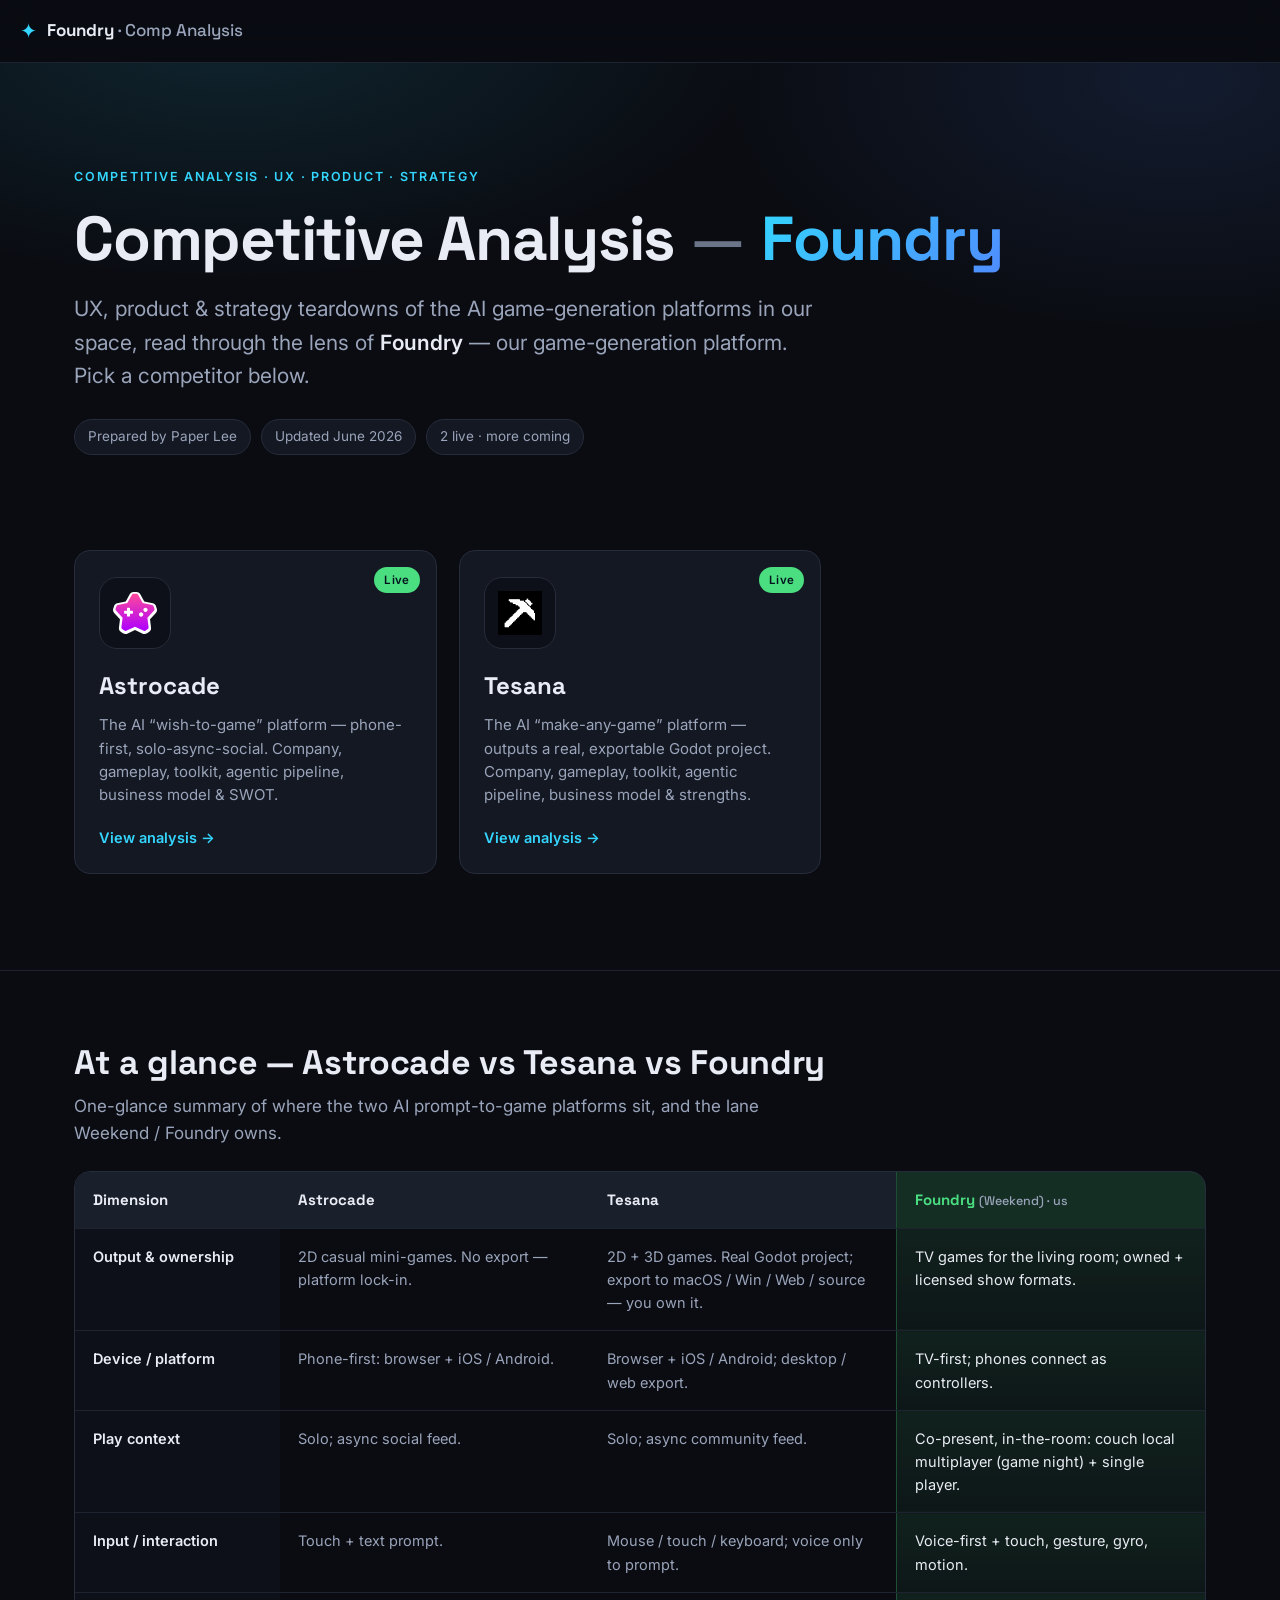
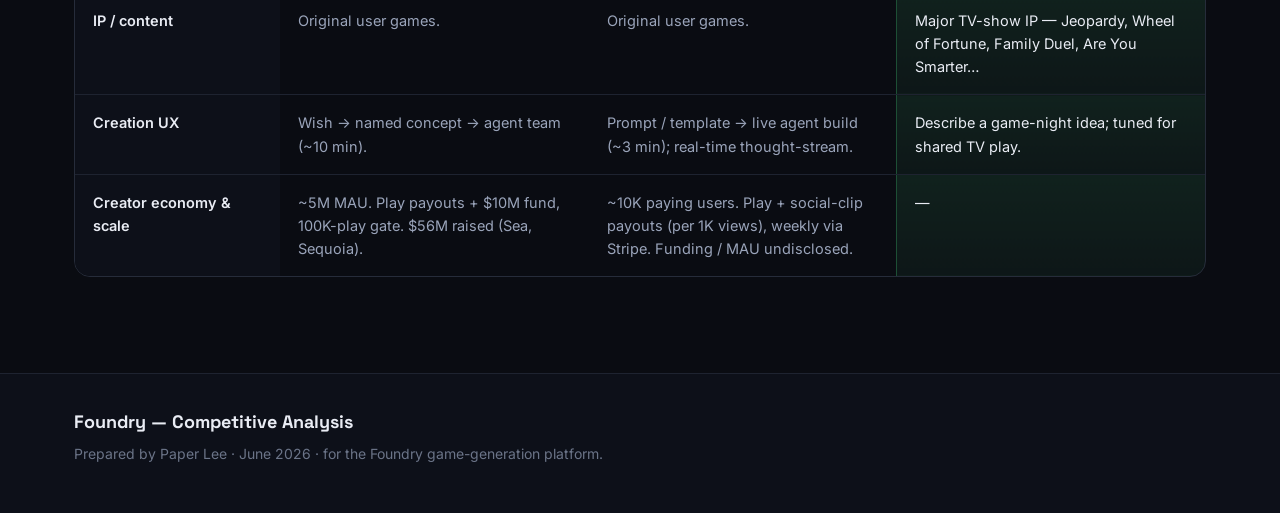
<file: index.html>
<!DOCTYPE html>
<html lang="en">
<head>
<meta charset="UTF-8" />
<meta name="viewport" content="width=device-width, initial-scale=1.0" />
<title>Foundry — Competitive Analysis</title>
<meta name="description" content="Competitive analyses of AI game-generation platforms, prepared for the Foundry game-generation platform." />
<meta name="author" content="Paper Lee" />
<meta property="og:title" content="Foundry — Competitive Analysis" />
<meta property="og:description" content="UX, product & strategy teardowns of AI game-generation platforms, for the Foundry game-generation platform." />
<meta property="og:type" content="website" />
<link rel="preconnect" href="https://fonts.googleapis.com" />
<link rel="preconnect" href="https://fonts.gstatic.com" crossorigin />
<link href="https://fonts.googleapis.com/css2?family=Inter:wght@400;500;600;700&family=Space+Grotesk:wght@500;600;700&display=swap" rel="stylesheet" />
<link rel="stylesheet" href="assets/css/tokens.css" />
<link rel="stylesheet" href="assets/css/base.css" />
<link rel="stylesheet" href="assets/css/landing.css" />
</head>
<body>
<a class="skip-link" href="#analyses">Skip to content</a>

<header class="topbar">
  <div class="topbar__inner">
    <a class="brand" href="./">
      <span class="brand__star" aria-hidden="true">✦</span>
      <span class="brand__text">Foundry <em>· Comp Analysis</em></span>
    </a>
  </div>
</header>

<!-- HERO -->
<section class="hero">
  <div class="wrap">
    <p class="eyebrow">Competitive analysis · UX · product · strategy</p>
    <h1>Competitive Analysis<span class="hero__dash">—</span><span class="hero__name">Foundry</span></h1>
    <p class="hero__lead">UX, product &amp; strategy teardowns of the AI game-generation platforms in our space,
      read through the lens of <strong>Foundry</strong> — our game-generation platform. Pick a competitor below.</p>
    <ul class="meta-chips">
      <li>Prepared by Paper Lee</li>
      <li>Updated June 2026</li>
      <li>2 live · more coming</li>
    </ul>
  </div>
</section>

<!-- ANALYSES -->
<main>
<section id="analyses" class="section">
  <div class="wrap">
    <ul class="tiles">

      <li>
        <a class="tile" href="astrocade/">
          <span class="tile__badge tile__badge--live">Live</span>
          <span class="tile__logo">
            <img src="assets/logos/astrocade.svg" alt="Astrocade logo" width="44" height="44" />
          </span>
          <span class="tile__name">Astrocade</span>
          <span class="tile__desc">The AI “wish-to-game” platform — phone-first, solo-async-social. Company, gameplay, toolkit, agentic pipeline, business model &amp; SWOT.</span>
          <span class="tile__go">View analysis →</span>
        </a>
      </li>

      <li>
        <a class="tile" href="tesana/">
          <span class="tile__badge tile__badge--live">Live</span>
          <span class="tile__logo">
            <img class="tile__logo-img--invert" src="assets/logos/tesana.png" alt="Tesana logo" width="44" height="44" />
          </span>
          <span class="tile__name">Tesana</span>
          <span class="tile__desc">The AI “make-any-game” platform — outputs a real, exportable Godot project. Company, gameplay, toolkit, agentic pipeline, business model &amp; strengths.</span>
          <span class="tile__go">View analysis →</span>
        </a>
      </li>

    </ul>
  </div>
</section>

<!-- AT A GLANCE — 3-WAY COMPARISON -->
<section id="compare" class="section section--compare">
  <div class="wrap">
    <header class="compare__head">
      <h2>At a glance — Astrocade vs Tesana vs Foundry</h2>
      <p>One-glance summary of where the two AI prompt-to-game platforms sit, and the lane Weekend / Foundry owns.</p>
    </header>

    <div class="cmp-scroll" role="region" aria-label="Three-way comparison table" tabindex="0">
      <table class="cmp">
        <thead>
          <tr>
            <th scope="col">Dimension</th>
            <th scope="col">Astrocade</th>
            <th scope="col">Tesana</th>
            <th scope="col" class="cmp__us">Foundry <span>(Weekend) · us</span></th>
          </tr>
        </thead>
        <tbody>
          <tr>
            <th scope="row">Output &amp; ownership</th>
            <td>2D casual mini-games. No export — platform lock-in.</td>
            <td>2D + 3D games. Real Godot project; export to macOS / Win / Web / source — you own it.</td>
            <td class="cmp__us">TV games for the living room; owned + licensed show formats.</td>
          </tr>
          <tr>
            <th scope="row">Device / platform</th>
            <td>Phone-first: browser + iOS / Android.</td>
            <td>Browser + iOS / Android; desktop / web export.</td>
            <td class="cmp__us">TV-first; phones connect as controllers.</td>
          </tr>
          <tr>
            <th scope="row">Play context</th>
            <td>Solo; async social feed.</td>
            <td>Solo; async community feed.</td>
            <td class="cmp__us">Co-present, in-the-room: couch local multiplayer (game night) + single player.</td>
          </tr>
          <tr>
            <th scope="row">Input / interaction</th>
            <td>Touch + text prompt.</td>
            <td>Mouse / touch / keyboard; voice only to prompt.</td>
            <td class="cmp__us">Voice-first + touch, gesture, gyro, motion.</td>
          </tr>
          <tr>
            <th scope="row">IP / content</th>
            <td>Original user games.</td>
            <td>Original user games.</td>
            <td class="cmp__us">Major TV-show IP — Jeopardy, Wheel of Fortune, Family Duel, Are You Smarter…</td>
          </tr>
          <tr>
            <th scope="row">Creation UX</th>
            <td>Wish → named concept → agent team (~10 min).</td>
            <td>Prompt / template → live agent build (~3 min); real-time thought-stream.</td>
            <td class="cmp__us">Describe a game-night idea; tuned for shared TV play.</td>
          </tr>
          <tr>
            <th scope="row">Creator economy &amp; scale</th>
            <td>~5M MAU. Play payouts + $10M fund, 100K-play gate. $56M raised (Sea, Sequoia).</td>
            <td>~10K paying users. Play + social-clip payouts (per 1K views), weekly via Stripe. Funding / MAU undisclosed.</td>
            <td class="cmp__us">—</td>
          </tr>
        </tbody>
      </table>
    </div>
  </div>
</section>
</main>

<footer class="footer">
  <div class="wrap">
    <p class="footer__title">Foundry — Competitive Analysis</p>
    <p class="footer__meta">Prepared by Paper Lee · June 2026 · for the Foundry game-generation platform.</p>
  </div>
</footer>

</body>
</html>
</file>
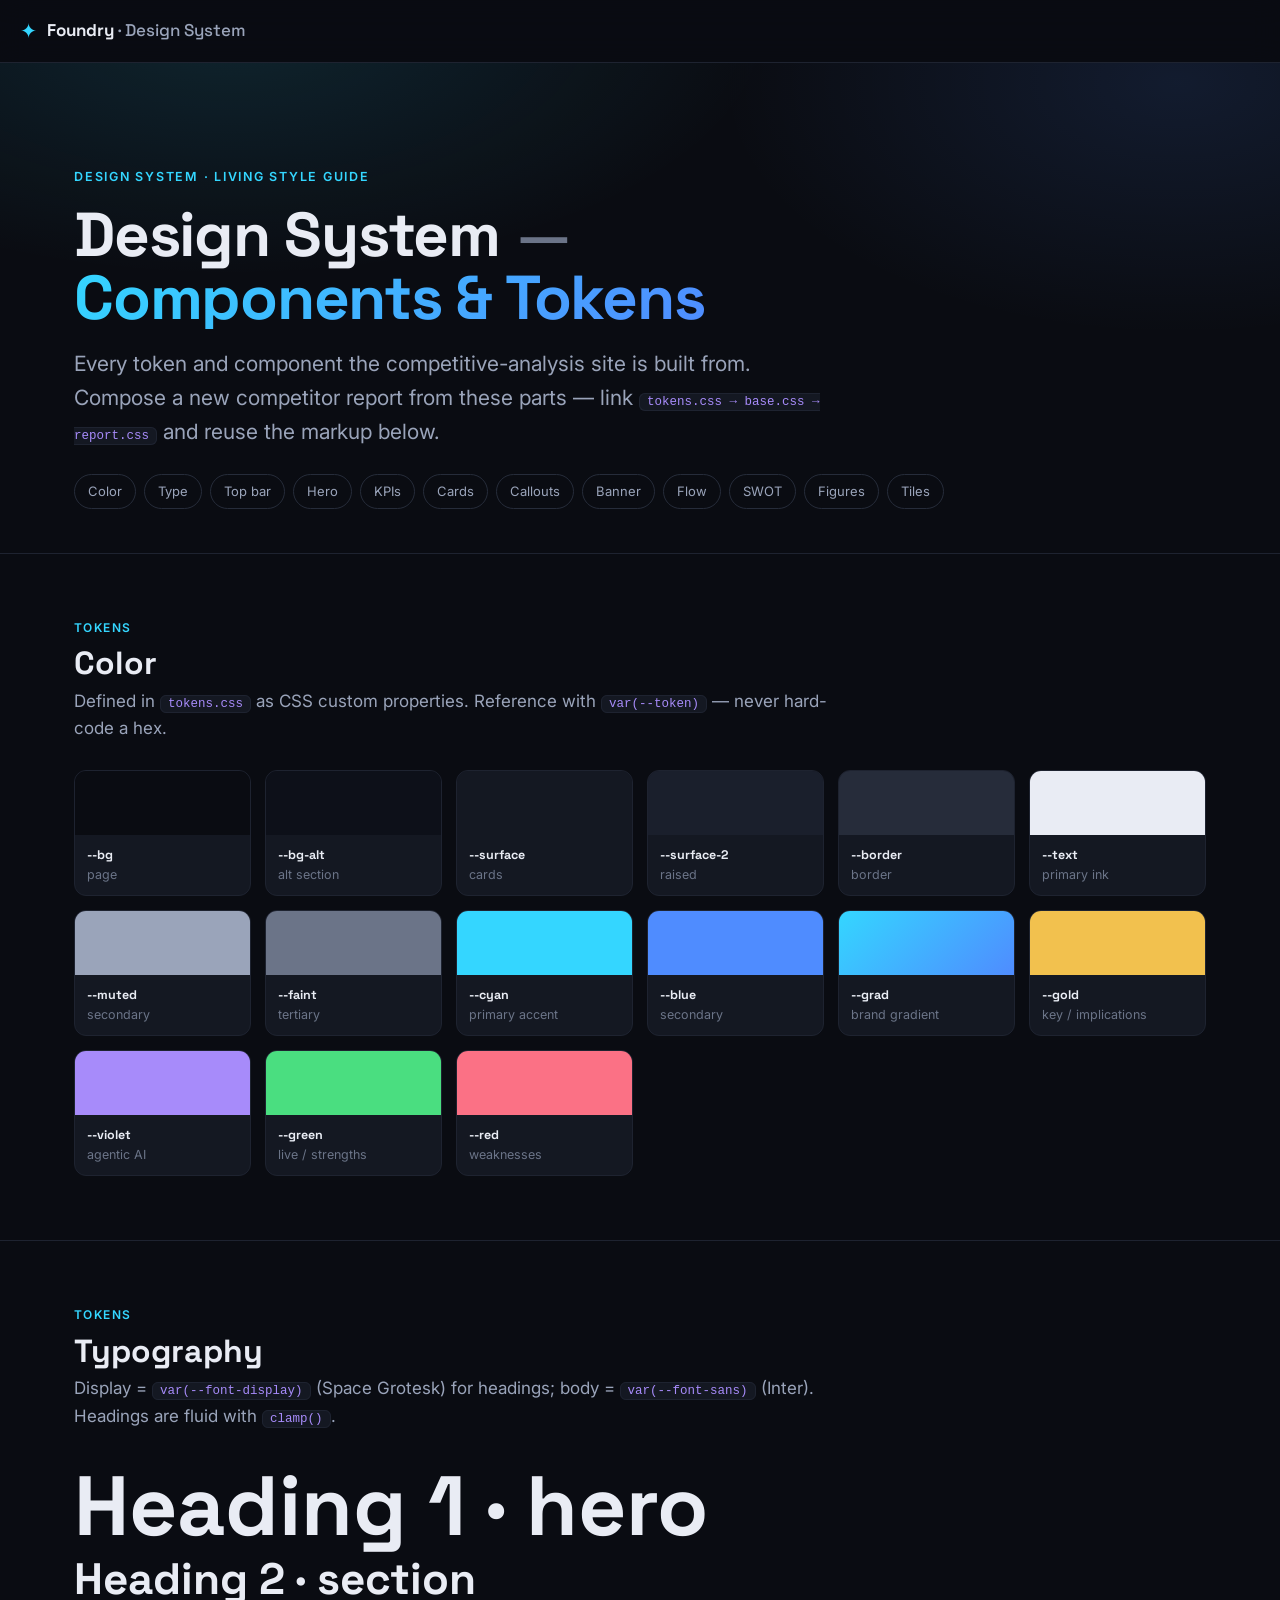
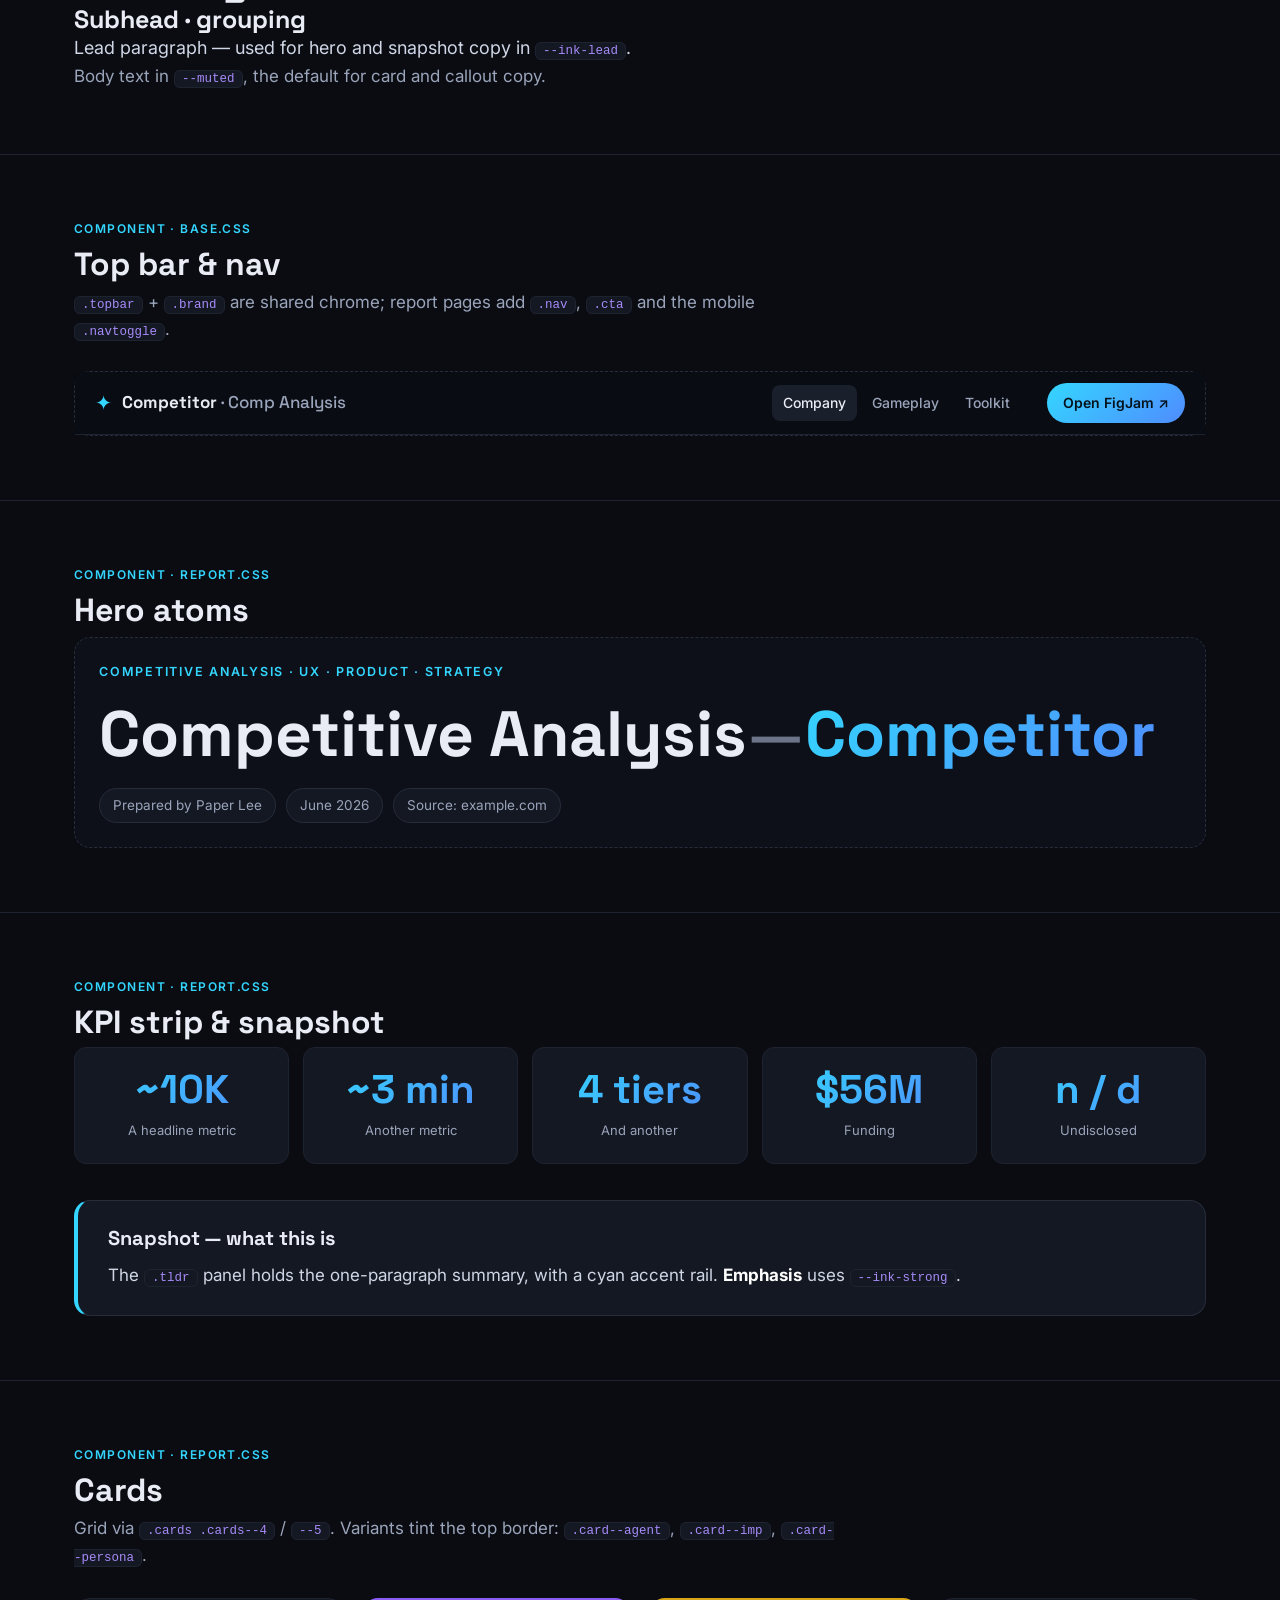
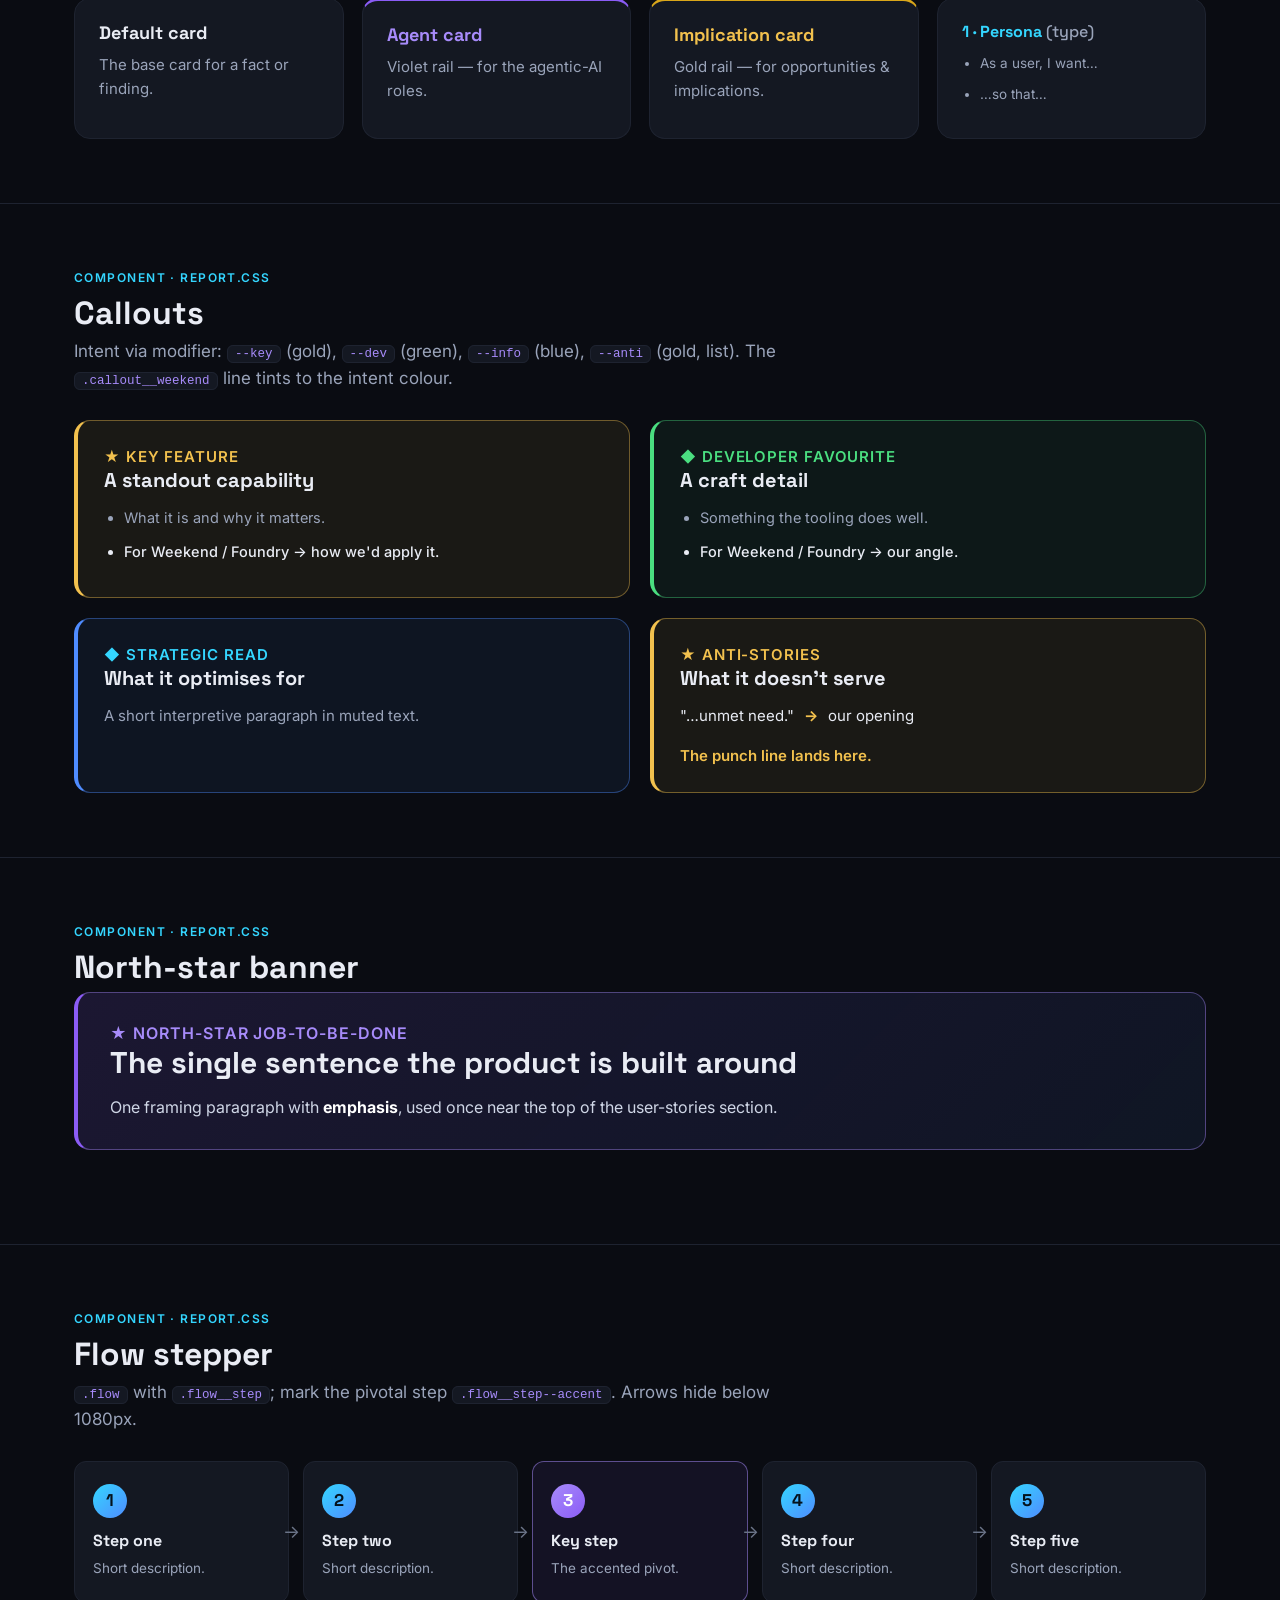
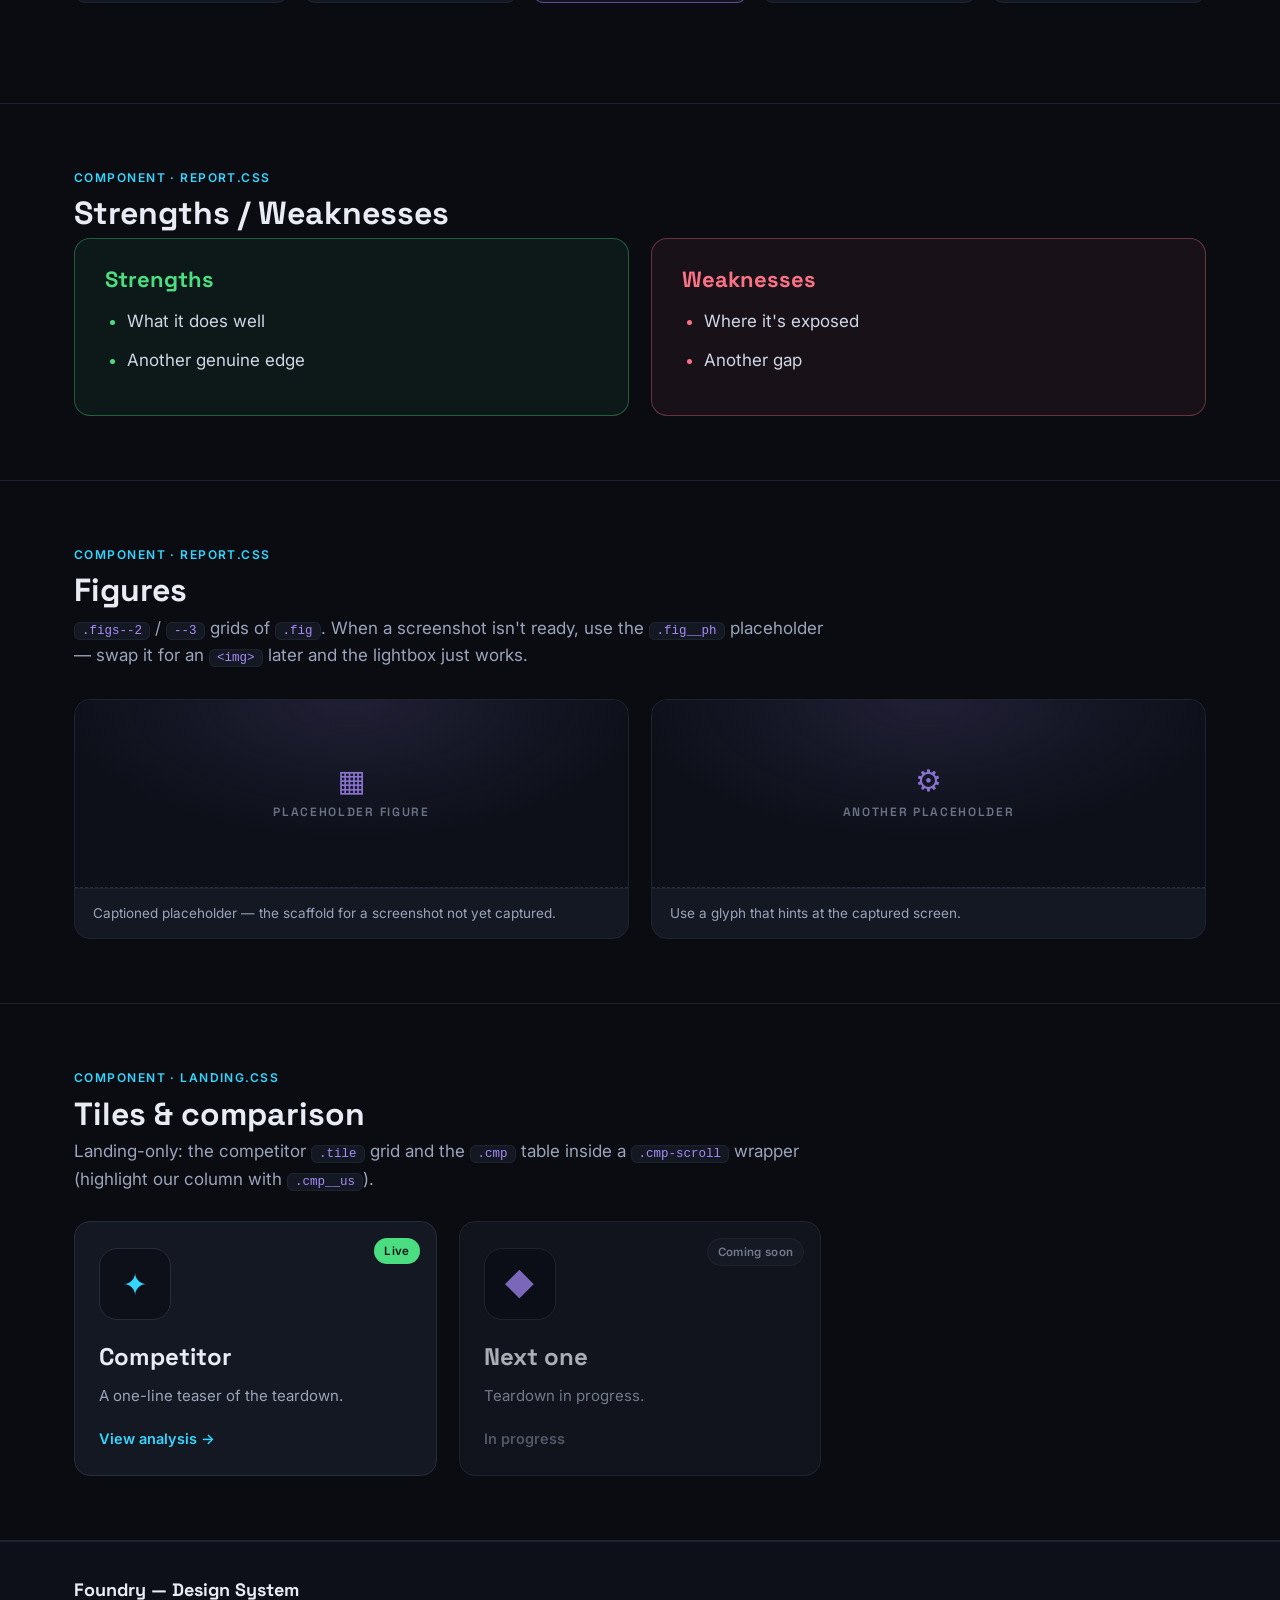
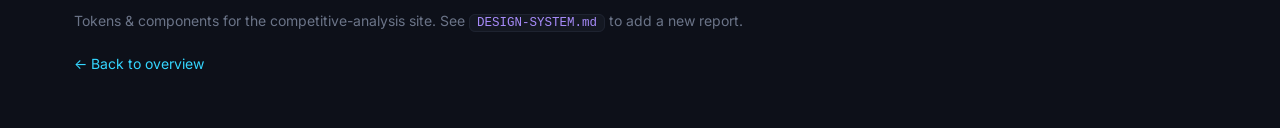
<file: styleguide/index.html>
<!DOCTYPE html>
<html lang="en">
<head>
<meta charset="UTF-8" />
<meta name="viewport" content="width=device-width, initial-scale=1.0" />
<title>Design System — Foundry Competitive Analysis</title>
<meta name="description" content="Living style guide: design tokens and reusable components for the Foundry competitive-analysis site." />
<link rel="preconnect" href="https://fonts.googleapis.com" />
<link rel="preconnect" href="https://fonts.gstatic.com" crossorigin />
<link href="https://fonts.googleapis.com/css2?family=Inter:wght@400;500;600;700&family=Space+Grotesk:wght@500;600;700&display=swap" rel="stylesheet" />
<!-- The system itself — same files every page links -->
<link rel="stylesheet" href="../assets/css/tokens.css" />
<link rel="stylesheet" href="../assets/css/base.css" />
<link rel="stylesheet" href="../assets/css/report.css" />
<link rel="stylesheet" href="../assets/css/landing.css" />
<style>
  /* Guide-only scaffolding (not part of the design system) */
  .sg-section { padding: clamp(36px, 5vw, 64px) 0; border-bottom: 1px solid var(--border-soft); }
  .sg-section > .wrap > h2 { font-size: clamp(22px, 3vw, 32px); margin: 0 0 6px; }
  .sg-kicker { color: var(--cyan); font-weight: 600; text-transform: uppercase; letter-spacing: .12em; font-size: 12px; margin: 0 0 8px; }
  .sg-note { color: var(--muted); margin: 0 0 28px; max-width: 760px; }
  .sg-swatches { display: grid; grid-template-columns: repeat(auto-fill, minmax(160px, 1fr)); gap: 14px; }
  .sg-swatch { border: 1px solid var(--border-soft); border-radius: var(--radius-sm); overflow: hidden; background: var(--surface); }
  .sg-swatch__chip { height: 64px; }
  .sg-swatch__meta { padding: 10px 12px; font-size: 12.5px; }
  .sg-swatch__meta b { font-family: var(--font-display); display: block; }
  .sg-swatch__meta span { color: var(--faint); }
  .sg-type > * { margin: 0 0 10px; }
  .sg-row { display: grid; gap: 18px; margin-top: 8px; }
  .sg-demo { background: var(--bg-alt); border: 1px dashed var(--border); border-radius: var(--radius); padding: 24px; margin-top: 8px; }
  code.sg-tag { font-family: ui-monospace, SFMono-Regular, Menlo, monospace; font-size: 12.5px; color: var(--violet); background: var(--surface); border: 1px solid var(--border-soft); border-radius: 6px; padding: 1px 7px; }
  .sg-toc { display: flex; flex-wrap: wrap; gap: 8px; }
  .sg-toc a { font-size: 13px; color: var(--muted); border: 1px solid var(--border); border-radius: 999px; padding: 6px 13px; }
  .sg-toc a:hover { color: var(--text); background: var(--surface-2); }
</style>
</head>
<body>
<a class="skip-link" href="#tokens">Skip to content</a>

<header class="topbar">
  <div class="topbar__inner">
    <a class="brand" href="../">
      <span class="brand__star" aria-hidden="true">✦</span>
      <span class="brand__text">Foundry <em>· Design System</em></span>
    </a>
  </div>
</header>

<section class="hero">
  <div class="wrap">
    <p class="eyebrow">Design system · living style guide</p>
    <h1>Design System<span class="hero__dash">—</span><span class="hero__name">Components &amp; Tokens</span></h1>
    <p class="hero__lead">Every token and component the competitive-analysis site is built from. Compose a new
      competitor report from these parts — link <code class="sg-tag">tokens.css → base.css → report.css</code> and reuse the markup below.</p>
    <nav class="sg-toc" aria-label="Sections">
      <a href="#tokens">Color</a><a href="#type">Type</a><a href="#chrome">Top bar</a>
      <a href="#hero">Hero</a><a href="#kpis">KPIs</a><a href="#cards">Cards</a>
      <a href="#callouts">Callouts</a><a href="#banner">Banner</a><a href="#flow">Flow</a>
      <a href="#swot">SWOT</a><a href="#figs">Figures</a><a href="#tiles">Tiles</a>
    </nav>
  </div>
</section>

<main>

<!-- COLOR -->
<section id="tokens" class="sg-section">
  <div class="wrap">
    <p class="sg-kicker">Tokens</p>
    <h2>Color</h2>
    <p class="sg-note">Defined in <code class="sg-tag">tokens.css</code> as CSS custom properties. Reference with <code class="sg-tag">var(--token)</code> — never hard-code a hex.</p>
    <div class="sg-swatches">
      <div class="sg-swatch"><div class="sg-swatch__chip" style="background:var(--bg)"></div><div class="sg-swatch__meta"><b>--bg</b><span>page</span></div></div>
      <div class="sg-swatch"><div class="sg-swatch__chip" style="background:var(--bg-alt)"></div><div class="sg-swatch__meta"><b>--bg-alt</b><span>alt section</span></div></div>
      <div class="sg-swatch"><div class="sg-swatch__chip" style="background:var(--surface)"></div><div class="sg-swatch__meta"><b>--surface</b><span>cards</span></div></div>
      <div class="sg-swatch"><div class="sg-swatch__chip" style="background:var(--surface-2)"></div><div class="sg-swatch__meta"><b>--surface-2</b><span>raised</span></div></div>
      <div class="sg-swatch"><div class="sg-swatch__chip" style="background:var(--border)"></div><div class="sg-swatch__meta"><b>--border</b><span>border</span></div></div>
      <div class="sg-swatch"><div class="sg-swatch__chip" style="background:var(--text)"></div><div class="sg-swatch__meta"><b>--text</b><span>primary ink</span></div></div>
      <div class="sg-swatch"><div class="sg-swatch__chip" style="background:var(--muted)"></div><div class="sg-swatch__meta"><b>--muted</b><span>secondary</span></div></div>
      <div class="sg-swatch"><div class="sg-swatch__chip" style="background:var(--faint)"></div><div class="sg-swatch__meta"><b>--faint</b><span>tertiary</span></div></div>
      <div class="sg-swatch"><div class="sg-swatch__chip" style="background:var(--cyan)"></div><div class="sg-swatch__meta"><b>--cyan</b><span>primary accent</span></div></div>
      <div class="sg-swatch"><div class="sg-swatch__chip" style="background:var(--blue)"></div><div class="sg-swatch__meta"><b>--blue</b><span>secondary</span></div></div>
      <div class="sg-swatch"><div class="sg-swatch__chip" style="background:var(--grad)"></div><div class="sg-swatch__meta"><b>--grad</b><span>brand gradient</span></div></div>
      <div class="sg-swatch"><div class="sg-swatch__chip" style="background:var(--gold)"></div><div class="sg-swatch__meta"><b>--gold</b><span>key / implications</span></div></div>
      <div class="sg-swatch"><div class="sg-swatch__chip" style="background:var(--violet)"></div><div class="sg-swatch__meta"><b>--violet</b><span>agentic AI</span></div></div>
      <div class="sg-swatch"><div class="sg-swatch__chip" style="background:var(--green)"></div><div class="sg-swatch__meta"><b>--green</b><span>live / strengths</span></div></div>
      <div class="sg-swatch"><div class="sg-swatch__chip" style="background:var(--red)"></div><div class="sg-swatch__meta"><b>--red</b><span>weaknesses</span></div></div>
    </div>
  </div>
</section>

<!-- TYPE -->
<section id="type" class="sg-section">
  <div class="wrap">
    <p class="sg-kicker">Tokens</p>
    <h2>Typography</h2>
    <p class="sg-note">Display = <code class="sg-tag">var(--font-display)</code> (Space Grotesk) for headings; body = <code class="sg-tag">var(--font-sans)</code> (Inter). Headings are fluid with <code class="sg-tag">clamp()</code>.</p>
    <div class="sg-type">
      <h1 style="font-size:clamp(38px,8vw,84px);margin:0">Heading 1 · hero</h1>
      <h2 style="font-size:clamp(27px,4.4vw,44px);margin:0">Heading 2 · section</h2>
      <h3 class="subhead" style="margin:0">Subhead · grouping</h3>
      <p style="font-size:18px;color:var(--ink-lead);margin:0">Lead paragraph — used for hero and snapshot copy in <code class="sg-tag">--ink-lead</code>.</p>
      <p style="color:var(--muted);margin:0">Body text in <code class="sg-tag">--muted</code>, the default for card and callout copy.</p>
    </div>
  </div>
</section>

<!-- TOP BAR -->
<section id="chrome" class="sg-section">
  <div class="wrap">
    <p class="sg-kicker">Component · base.css</p>
    <h2>Top bar &amp; nav</h2>
    <p class="sg-note"><code class="sg-tag">.topbar</code> + <code class="sg-tag">.brand</code> are shared chrome; report pages add <code class="sg-tag">.nav</code>, <code class="sg-tag">.cta</code> and the mobile <code class="sg-tag">.navtoggle</code>.</p>
    <div class="sg-demo" style="padding:0">
      <div class="topbar" style="position:static">
        <div class="topbar__inner">
          <a class="brand" href="#chrome"><span class="brand__star">✦</span><span class="brand__text">Competitor <em>· Comp Analysis</em></span></a>
          <nav class="nav"><a class="is-active" href="#chrome">Company</a><a href="#chrome">Gameplay</a><a href="#chrome">Toolkit</a></nav>
          <a class="cta" href="#chrome">Open FigJam ↗</a>
        </div>
      </div>
    </div>
  </div>
</section>

<!-- HERO -->
<section id="hero" class="sg-section">
  <div class="wrap">
    <p class="sg-kicker">Component · report.css</p>
    <h2>Hero atoms</h2>
    <div class="sg-demo">
      <p class="eyebrow">Competitive analysis · UX · product · strategy</p>
      <h1 class="hero" style="font-size:clamp(38px,8vw,64px);margin:0 0 16px;padding:0;background:none;border:0">Competitive Analysis<span class="hero__dash">—</span><span class="hero__name">Competitor</span></h1>
      <ul class="meta-chips"><li>Prepared by Paper Lee</li><li>June 2026</li><li>Source: example.com</li></ul>
    </div>
  </div>
</section>

<!-- KPIs -->
<section id="kpis" class="sg-section">
  <div class="wrap">
    <p class="sg-kicker">Component · report.css</p>
    <h2>KPI strip &amp; snapshot</h2>
    <div class="kpis">
      <div class="kpi"><span class="kpi__num">~10K</span><span class="kpi__lab">A headline metric</span></div>
      <div class="kpi"><span class="kpi__num">~3 min</span><span class="kpi__lab">Another metric</span></div>
      <div class="kpi"><span class="kpi__num">4 tiers</span><span class="kpi__lab">And another</span></div>
      <div class="kpi"><span class="kpi__num">$56M</span><span class="kpi__lab">Funding</span></div>
      <div class="kpi"><span class="kpi__num">n / d</span><span class="kpi__lab">Undisclosed</span></div>
    </div>
    <div class="tldr" style="margin-top:18px"><h2>Snapshot — what this is</h2><p>The <code class="sg-tag">.tldr</code> panel holds the one-paragraph summary, with a cyan accent rail. <strong>Emphasis</strong> uses <code class="sg-tag">--ink-strong</code>.</p></div>
  </div>
</section>

<!-- CARDS -->
<section id="cards" class="sg-section">
  <div class="wrap">
    <p class="sg-kicker">Component · report.css</p>
    <h2>Cards</h2>
    <p class="sg-note">Grid via <code class="sg-tag">.cards .cards--4</code> / <code class="sg-tag">--5</code>. Variants tint the top border: <code class="sg-tag">.card--agent</code>, <code class="sg-tag">.card--imp</code>, <code class="sg-tag">.card--persona</code>.</p>
    <div class="cards cards--4">
      <article class="card"><h3>Default card</h3><p>The base card for a fact or finding.</p></article>
      <article class="card card--agent"><h3>Agent card</h3><p>Violet rail — for the agentic-AI roles.</p></article>
      <article class="card card--imp"><h3>Implication card</h3><p>Gold rail — for opportunities &amp; implications.</p></article>
      <article class="card card--persona"><h3>1 · Persona <span>(type)</span></h3><ul><li>As a user, I want…</li><li>…so that…</li></ul></article>
    </div>
  </div>
</section>

<!-- CALLOUTS -->
<section id="callouts" class="sg-section">
  <div class="wrap">
    <p class="sg-kicker">Component · report.css</p>
    <h2>Callouts</h2>
    <p class="sg-note">Intent via modifier: <code class="sg-tag">--key</code> (gold), <code class="sg-tag">--dev</code> (green), <code class="sg-tag">--info</code> (blue), <code class="sg-tag">--anti</code> (gold, list). The <code class="sg-tag">.callout__weekend</code> line tints to the intent colour.</p>
    <div class="callouts callouts--2">
      <aside class="callout callout--key"><p class="callout__kick">★ Key feature</p><h4>A standout capability</h4><ul><li>What it is and why it matters.</li><li class="callout__weekend">For Weekend / Foundry → how we'd apply it.</li></ul></aside>
      <aside class="callout callout--dev"><p class="callout__kick">◆ Developer favourite</p><h4>A craft detail</h4><ul><li>Something the tooling does well.</li><li class="callout__weekend">For Weekend / Foundry → our angle.</li></ul></aside>
      <aside class="callout callout--info"><p class="callout__kick">◆ Strategic read</p><h4>What it optimises for</h4><p>A short interpretive paragraph in muted text.</p></aside>
      <aside class="callout callout--anti"><p class="callout__kick">★ Anti-stories</p><h4>What it doesn't serve</h4><ul><li>"…unmet need." <span class="arrow">→</span> our opening</li></ul><p class="callout__punch">The punch line lands here.</p></aside>
    </div>
  </div>
</section>

<!-- BANNER -->
<section id="banner" class="sg-section">
  <div class="wrap">
    <p class="sg-kicker">Component · report.css</p>
    <h2>North-star banner</h2>
    <div class="banner--northstar"><p class="callout__kick">★ North-star job-to-be-done</p><h3>The single sentence the product is built around</h3><p>One framing paragraph with <strong>emphasis</strong>, used once near the top of the user-stories section.</p></div>
  </div>
</section>

<!-- FLOW -->
<section id="flow" class="sg-section">
  <div class="wrap">
    <p class="sg-kicker">Component · report.css</p>
    <h2>Flow stepper</h2>
    <p class="sg-note"><code class="sg-tag">.flow</code> with <code class="sg-tag">.flow__step</code>; mark the pivotal step <code class="sg-tag">.flow__step--accent</code>. Arrows hide below 1080px.</p>
    <ol class="flow">
      <li class="flow__step"><span class="flow__n">1</span><h4>Step one</h4><p>Short description.</p></li>
      <li class="flow__step"><span class="flow__n">2</span><h4>Step two</h4><p>Short description.</p></li>
      <li class="flow__step flow__step--accent"><span class="flow__n">3</span><h4>Key step</h4><p>The accented pivot.</p></li>
      <li class="flow__step"><span class="flow__n">4</span><h4>Step four</h4><p>Short description.</p></li>
      <li class="flow__step"><span class="flow__n">5</span><h4>Step five</h4><p>Short description.</p></li>
    </ol>
  </div>
</section>

<!-- SWOT -->
<section id="swot" class="sg-section">
  <div class="wrap">
    <p class="sg-kicker">Component · report.css</p>
    <h2>Strengths / Weaknesses</h2>
    <div class="swot">
      <div class="swot__col swot__col--pos"><h3>Strengths</h3><ul><li>What it does well</li><li>Another genuine edge</li></ul></div>
      <div class="swot__col swot__col--neg"><h3>Weaknesses</h3><ul><li>Where it's exposed</li><li>Another gap</li></ul></div>
    </div>
  </div>
</section>

<!-- FIGURES -->
<section id="figs" class="sg-section">
  <div class="wrap">
    <p class="sg-kicker">Component · report.css</p>
    <h2>Figures</h2>
    <p class="sg-note"><code class="sg-tag">.figs--2</code> / <code class="sg-tag">--3</code> grids of <code class="sg-tag">.fig</code>. When a screenshot isn't ready, use the <code class="sg-tag">.fig__ph</code> placeholder — swap it for an <code class="sg-tag">&lt;img&gt;</code> later and the lightbox just works.</p>
    <div class="figs figs--2">
      <figure class="fig"><div class="fig__ph"><span class="fig__ph-glyph">▦</span><span class="fig__ph-label">Placeholder figure</span></div><figcaption>Captioned placeholder — the scaffold for a screenshot not yet captured.</figcaption></figure>
      <figure class="fig"><div class="fig__ph"><span class="fig__ph-glyph">⚙</span><span class="fig__ph-label">Another placeholder</span></div><figcaption>Use a glyph that hints at the captured screen.</figcaption></figure>
    </div>
  </div>
</section>

<!-- TILES + COMPARE (landing components) -->
<section id="tiles" class="sg-section">
  <div class="wrap">
    <p class="sg-kicker">Component · landing.css</p>
    <h2>Tiles &amp; comparison</h2>
    <p class="sg-note">Landing-only: the competitor <code class="sg-tag">.tile</code> grid and the <code class="sg-tag">.cmp</code> table inside a <code class="sg-tag">.cmp-scroll</code> wrapper (highlight our column with <code class="sg-tag">.cmp__us</code>).</p>
    <ul class="tiles">
      <li><a class="tile" href="#tiles"><span class="tile__badge tile__badge--live">Live</span><span class="tile__logo"><span style="font-size:30px;color:var(--cyan)">✦</span></span><span class="tile__name">Competitor</span><span class="tile__desc">A one-line teaser of the teardown.</span><span class="tile__go">View analysis →</span></a></li>
      <li><div class="tile tile--soon"><span class="tile__badge tile__badge--soon">Coming soon</span><span class="tile__logo"><span style="font-size:30px;color:var(--violet)">◆</span></span><span class="tile__name">Next one</span><span class="tile__desc">Teardown in progress.</span><span class="tile__go tile__go--muted">In progress</span></div></li>
    </ul>
  </div>
</section>

</main>

<footer class="footer">
  <div class="wrap">
    <p class="footer__title">Foundry — Design System</p>
    <p class="footer__meta">Tokens &amp; components for the competitive-analysis site. See <code class="sg-tag">DESIGN-SYSTEM.md</code> to add a new report.</p>
    <p class="footer__links"><a href="../">← Back to overview</a></p>
  </div>
</footer>

</body>
</html>
</file>
<file: assets/css/tokens.css>
/* ============================================================
   Foundry — Competitive Analysis · Design Tokens
   The single source of truth for colour, type, spacing, radius,
   elevation and motion. Imported first by every page.
   ============================================================ */

:root {
  /* --- Surfaces & ink (dark theme) --- */
  --bg: #0a0c12;          /* page background */
  --bg-alt: #0d1019;      /* alternating section / footer background */
  --surface: #141822;     /* cards, chips, panels */
  --surface-2: #1a1f2c;   /* raised / hovered surface, nav pill */
  --border: #262c3a;      /* default border */
  --border-soft: #1e2330; /* subtle hairline border */
  --text: #e9ecf4;        /* primary text */
  --muted: #9aa4ba;       /* secondary text */
  --faint: #6b7488;       /* tertiary / disabled text */
  --ink-strong: #ffffff;  /* emphasis text on dark (was inline #fff) */
  --ink-lead: #cfd6e6;    /* lead / paragraph emphasis (was inline #cfd6e6) */
  --on-accent: #04121c;   /* text on a bright accent fill */

  /* --- Brand accents --- */
  --cyan: #34d6ff;        /* primary accent */
  --blue: #4f8cff;        /* secondary accent */
  --grad: linear-gradient(135deg, #34d6ff 0%, #4f8cff 100%);

  /* --- Semantic / category accents --- */
  --gold: #f2c14e;        /* key features, implications */
  --gold-dim: #d9a61a;
  --violet: #a78bfa;      /* agentic AI, hero figures */
  --violet-deep: #8b5cf6;
  --green: #4ade80;       /* live, strengths, "our lane" */
  --green-deep: #22c55e;
  --pink: #f472b6;
  --red: #fb7185;         /* weaknesses */

  /* --- Layout --- */
  --maxw: 1180px;         /* content column max-width */
  --topbar-h: 62px;

  /* --- Radius --- */
  --radius: 16px;
  --radius-sm: 12px;

  /* --- Elevation --- */
  --shadow: 0 10px 40px -12px rgba(0,0,0,.6);

  /* --- Motion --- */
  --ease: cubic-bezier(.4,0,.2,1);

  /* --- Type families --- */
  --font-sans: 'Inter', system-ui, -apple-system, sans-serif;
  --font-display: 'Space Grotesk', system-ui, sans-serif;
}
</file>
<file: assets/css/base.css>
/* ============================================================
   Foundry — Competitive Analysis · Base
   Reset, typography, layout primitives and the chrome shared by
   every page (topbar, hero atoms, lightbox). Import after tokens.css.
   ============================================================ */

* { box-sizing: border-box; }
html { scroll-behavior: smooth; scroll-padding-top: calc(var(--topbar-h) + 22px); -webkit-text-size-adjust: 100%; }

body {
  margin: 0;
  /* Sticky footer: body is a column, <main> grows to fill. */
  min-height: 100vh;
  display: flex;
  flex-direction: column;
  font-family: var(--font-sans);
  background: var(--bg);
  color: var(--text);
  line-height: 1.6;
  font-size: 17px;
  -webkit-font-smoothing: antialiased;
  overflow-x: hidden;
}
main { flex: 1; }

img { max-width: 100%; display: block; }
a { color: var(--cyan); text-decoration: none; }
h1, h2, h3, h4 { font-family: var(--font-display); line-height: 1.15; font-weight: 700; }

/* Content column */
.wrap { max-width: var(--maxw); margin: 0 auto; padding: 0 24px; }

/* Accessibility — skip to content */
.skip-link {
  position: absolute; left: -999px; top: 0; z-index: 200;
  background: var(--cyan); color: var(--on-accent); padding: 10px 16px; border-radius: 0 0 8px 0; font-weight: 600;
}
.skip-link:focus { left: 0; }

/* ---------- Top bar (shared chrome) ---------- */
.topbar {
  position: sticky; top: 0; z-index: 100;
  background: rgba(10,12,18,.78);
  backdrop-filter: blur(14px);
  border-bottom: 1px solid var(--border-soft);
}
.topbar__inner {
  max-width: 1320px; margin: 0 auto; padding: 0 20px;
  display: flex; align-items: center; gap: 18px; height: var(--topbar-h);
}
.brand { display: flex; align-items: center; gap: 10px; color: var(--text); font-weight: 700; font-family: var(--font-display); white-space: nowrap; }
.brand__star { color: var(--cyan); font-size: 1.2em; }
.brand__text em { color: var(--muted); font-style: normal; font-weight: 500; }

/* ---------- Hero atoms (shared; sizing lives in report.css / landing.css) ---------- */
.eyebrow { color: var(--cyan); font-weight: 600; letter-spacing: .12em; text-transform: uppercase; font-size: 13px; margin: 0 0 14px; }
.hero h1 { display: flex; flex-wrap: wrap; align-items: baseline; letter-spacing: -.02em; }
.hero__dash { color: var(--faint); font-weight: 500; }
.hero__name { background: var(--grad); -webkit-background-clip: text; background-clip: text; color: transparent; }
.meta-chips { list-style: none; display: flex; flex-wrap: wrap; gap: 10px; padding: 0; margin: 0; }
.meta-chips li { font-size: 13px; color: var(--muted); background: var(--surface); border: 1px solid var(--border-soft); padding: 6px 13px; border-radius: 999px; }

/* ---------- Lightbox (shared; markup present on report pages) ---------- */
.lightbox {
  position: fixed; inset: 0; z-index: 300; background: rgba(4,6,12,.92);
  display: flex; align-items: center; justify-content: center; padding: 4vw; backdrop-filter: blur(6px);
}
.lightbox[hidden] { display: none; }
.lightbox__img { max-width: 100%; max-height: 92vh; border-radius: 10px; box-shadow: 0 20px 80px -20px #000; }
.lightbox__close { position: absolute; top: 20px; right: 24px; background: var(--surface); color: var(--text); border: 1px solid var(--border); width: 46px; height: 46px; border-radius: 50%; font-size: 20px; cursor: pointer; }

/* ---------- Footer atoms (container styled per page) ---------- */
.footer__title { font-family: var(--font-display); font-weight: 700; font-size: 18px; margin: 0 0 6px; }
.footer__meta { color: var(--muted); font-size: 14px; margin: 0 0 14px; }
.footer__links a { font-size: 14px; }
.footer__links span { color: var(--faint); margin: 0 8px; }

/* ---------- Shared responsive + motion ---------- */
@media (max-width: 720px) {
  body { font-size: 16px; }
  .wrap { padding: 0 18px; }
}
@media (prefers-reduced-motion: reduce) {
  * { scroll-behavior: auto !important; transition: none !important; }
}
</file>
<file: assets/css/landing.css>
/* ============================================================
   Foundry — Competitive Analysis · Landing components
   The parent index: competitor tiles + at-a-glance comparison.
   Links: tokens.css → base.css → landing.css.
   ============================================================ */

/* ---------- Hero (landing scale — calmer than a report hero) ---------- */
.hero {
  position: relative;
  padding: clamp(48px, 9vw, 104px) 0 clamp(28px, 4vw, 44px);
  background:
    radial-gradient(900px 420px at 18% -8%, rgba(52,214,255,.12), transparent 60%),
    radial-gradient(760px 420px at 92% 4%, rgba(79,140,255,.12), transparent 60%);
}
.eyebrow { letter-spacing: .14em; font-size: 12.5px; margin: 0 0 16px; }
.hero h1 { margin: 0 0 18px; font-size: clamp(34px, 6vw, 62px); gap: 0 16px; }
.hero__lead { font-size: clamp(17px, 2.1vw, 21px); color: var(--muted); max-width: 760px; margin: 0 0 26px; }
.hero__lead strong { color: var(--text); font-weight: 600; }
.meta-chips li { font-size: 13.5px; background: var(--surface); border-color: var(--border); }

/* ---------- Section (landing rhythm) ---------- */
.section { padding: clamp(28px, 4vw, 52px) 0 clamp(56px, 8vw, 96px); }

/* ---------- Competitor tiles ---------- */
.tiles {
  list-style: none; padding: 0; margin: 0;
  display: grid; gap: 22px;
  grid-template-columns: repeat(auto-fill, minmax(300px, 1fr));
}
.tile {
  position: relative;
  display: flex; flex-direction: column; height: 100%;
  padding: 26px 24px 24px;
  background: var(--surface); border: 1px solid var(--border); border-radius: var(--radius); color: var(--text);
  transition: transform .18s var(--ease), border-color .18s var(--ease), box-shadow .18s var(--ease);
}
a.tile:hover { transform: translateY(-3px); border-color: var(--cyan); box-shadow: var(--shadow); }
.tile--soon { opacity: .72; cursor: default; }

.tile__badge { position: absolute; top: 16px; right: 16px; font-size: 11.5px; font-weight: 600; letter-spacing: .03em; padding: 4px 10px; border-radius: 999px; }
.tile__badge--live { color: var(--on-accent); background: var(--green); }
.tile__badge--soon { color: var(--muted); background: var(--surface-2); border: 1px solid var(--border); }

.tile__logo { display: flex; align-items: center; justify-content: center; width: 72px; height: 72px; margin-bottom: 18px; border-radius: 18px; background: var(--bg-alt); border: 1px solid var(--border); }
.tile__logo img { width: 44px; height: 44px; object-fit: contain; }
/* A logo that ships as a dark glyph on transparent — flip it light for the dark tile. */
.tile__logo-img--invert { filter: invert(1) brightness(1.8); }

.tile__name { font-family: var(--font-display); font-size: 24px; font-weight: 700; margin-bottom: 8px; }
.tile__desc { color: var(--muted); font-size: 15px; line-height: 1.55; margin-bottom: 20px; }
.tile__go { margin-top: auto; font-weight: 600; font-size: 14.5px; color: var(--cyan); }
.tile__go--muted { color: var(--faint); }

/* ---------- At-a-glance comparison table ---------- */
.section--compare { padding-top: 0; border-top: 1px solid var(--border-soft); }
.compare__head { margin: clamp(40px, 6vw, 72px) 0 24px; }
.compare__head h2 { font-size: clamp(24px, 3.4vw, 34px); letter-spacing: -.01em; margin: 0 0 10px; }
.compare__head p { color: var(--muted); margin: 0; max-width: 760px; }

.cmp-scroll { overflow-x: auto; border: 1px solid var(--border); border-radius: var(--radius); -webkit-overflow-scrolling: touch; }
.cmp-scroll:focus-visible { outline: 2px solid var(--cyan); outline-offset: 2px; }
.cmp { width: 100%; min-width: 720px; border-collapse: collapse; font-size: 14.5px; }
.cmp th, .cmp td { text-align: left; padding: 16px 18px; vertical-align: top; border-bottom: 1px solid var(--border-soft); }
.cmp thead th { font-family: var(--font-display); font-size: 15px; color: var(--text); background: var(--surface-2); position: sticky; top: 0; }
.cmp tbody th { font-weight: 600; color: var(--text); width: 18%; background: var(--bg-alt); }
.cmp td { color: var(--muted); width: 27%; }
.cmp tbody tr:last-child th, .cmp tbody tr:last-child td { border-bottom: 0; }
/* Foundry — our lane, highlighted down the whole column */
.cmp .cmp__us {
  color: var(--text);
  background: linear-gradient(180deg, rgba(74,222,128,.10), rgba(74,222,128,.05));
  border-left: 1px solid rgba(74,222,128,.32);
}
.cmp thead th.cmp__us { background: rgba(74,222,128,.16); color: var(--green); }
.cmp thead th.cmp__us span { color: var(--muted); font-weight: 500; font-size: 12.5px; }

/* ---------- Footer (landing) ---------- */
.footer { border-top: 1px solid var(--border-soft); padding: 34px 0; background: var(--bg-alt); }
.footer__meta { color: var(--faint); }

/* ---------- Responsive ---------- */
@media (max-width: 560px) {
  .tiles { grid-template-columns: 1fr; }
}
</file>
<file: assets/css/report.css>
/* ============================================================
   Foundry — Competitive Analysis · Report components
   The full component set for a per-competitor teardown page.
   A new report links: tokens.css → base.css → report.css.
   ============================================================ */

/* ---------- Top-bar nav (report only) ---------- */
.nav { display: flex; gap: 4px; margin-left: auto; flex-wrap: wrap; }
.nav a {
  color: var(--muted); font-size: 14px; font-weight: 500; padding: 7px 11px; border-radius: 8px;
  transition: color .15s var(--ease), background .15s var(--ease); white-space: nowrap;
}
.nav a:hover, .nav a.is-active { color: var(--text); background: var(--surface-2); }
.cta {
  margin-left: 8px; background: var(--grad); color: var(--on-accent); font-weight: 600; font-size: 14px;
  padding: 9px 16px; border-radius: 999px; white-space: nowrap; transition: transform .15s var(--ease), box-shadow .15s var(--ease);
}
.cta:hover { transform: translateY(-1px); box-shadow: 0 8px 22px -8px rgba(52,214,255,.5); }
.navtoggle { display: none; margin-left: auto; background: none; border: 1px solid var(--border); color: var(--text); font-size: 20px; width: 42px; height: 42px; border-radius: 10px; cursor: pointer; }

/* ---------- Hero (report scale) ---------- */
.hero {
  position: relative; padding: clamp(48px, 9vw, 110px) 0 clamp(40px, 6vw, 70px);
  background:
    radial-gradient(60% 80% at 15% -10%, rgba(79,140,255,.20), transparent 60%),
    radial-gradient(50% 70% at 92% 0%, rgba(52,214,255,.16), transparent 55%),
    var(--bg);
  border-bottom: 1px solid var(--border-soft);
  overflow: hidden;
}
.hero h1 { font-size: clamp(38px, 8vw, 84px); margin: 0 0 22px; line-height: 1.02; gap: 0 18px; }
.hero__lead { font-size: clamp(18px, 2.4vw, 23px); color: var(--ink-lead); max-width: 760px; margin: 0 0 24px; }
.hero__lead strong { color: var(--ink-strong); }
.hero .meta-chips { margin-bottom: 40px; }

/* ---------- KPI strip ---------- */
.kpis { display: grid; grid-template-columns: repeat(5, 1fr); gap: 14px; margin-bottom: 36px; }
.kpi { background: var(--surface); border: 1px solid var(--border-soft); border-radius: var(--radius-sm); padding: 22px 16px; text-align: center; }
.kpi__num { display: block; font-family: var(--font-display); font-weight: 700; font-size: clamp(28px, 4vw, 40px); background: var(--grad); -webkit-background-clip: text; background-clip: text; color: transparent; line-height: 1; }
.kpi__lab { display: block; margin-top: 10px; font-size: 13px; color: var(--muted); }

/* ---------- TL;DR / snapshot ---------- */
.tldr { background: var(--surface); border: 1px solid var(--border); border-left: 4px solid var(--cyan); border-radius: var(--radius); padding: 26px 30px; }
.tldr h2 { font-size: 20px; margin: 0 0 12px; }
.tldr p { margin: 0; color: var(--ink-lead); }
.tldr strong { color: var(--ink-strong); }

/* ---------- Sections ---------- */
.section { padding: clamp(54px, 8vw, 96px) 0; }
.section--alt { background: var(--bg-alt); }
.section--finale {
  background: radial-gradient(70% 90% at 85% 110%, rgba(242,193,78,.12), transparent 60%), var(--bg-alt);
  border-top: 1px solid var(--border-soft);
}
.section__head { max-width: 820px; margin-bottom: 40px; }
.section__num {
  display: inline-block; font-family: var(--font-display); font-weight: 700; font-size: 14px;
  color: var(--cyan); letter-spacing: .1em; border: 1px solid rgba(52,214,255,.3); border-radius: 999px; padding: 3px 12px; margin-bottom: 16px;
}
.section__head h2 { font-size: clamp(27px, 4.4vw, 44px); margin: 0 0 14px; letter-spacing: -.015em; }
.section__lede { font-size: clamp(16px, 2vw, 19px); color: var(--muted); margin: 0; }
.subhead { font-size: clamp(19px, 2.6vw, 25px); margin: 56px 0 22px; color: var(--text); }
.subhead em { color: var(--cyan); font-style: italic; }

/* ---------- Cards ---------- */
.cards { display: grid; gap: 18px; }
.cards--4 { grid-template-columns: repeat(4, 1fr); }
.cards--5 { grid-template-columns: repeat(5, 1fr); }
.card { background: var(--surface); border: 1px solid var(--border-soft); border-radius: var(--radius); padding: 24px; transition: transform .18s var(--ease), border-color .18s var(--ease); }
.card:hover { transform: translateY(-3px); border-color: var(--border); }
.card h3 { font-size: 18px; margin: 0 0 10px; }
.card p { margin: 0; font-size: 15px; color: var(--muted); }
.card em { color: var(--ink-lead); font-style: italic; }
.card strong { color: var(--ink-strong); }
.card--agent { border-top: 3px solid var(--violet-deep); }
.card--agent h3 { color: var(--violet); }
.card--imp { border-top: 3px solid var(--gold-dim); }
.card--imp h3 { color: var(--gold); }
.card--persona h3 { font-size: 16px; color: var(--cyan); }
.card--persona h3 span { color: var(--muted); font-weight: 500; }
.card--persona ul { margin: 12px 0 0; padding-left: 18px; }
.card--persona li { font-size: 13.5px; color: var(--muted); margin-bottom: 9px; }

/* ---------- Figures ---------- */
.figs { display: grid; gap: 22px; margin-top: 30px; }
.figs--2 { grid-template-columns: repeat(2, 1fr); }
/* 3-up reflows 3→2→1 with a uniform image height so mixed-aspect shots read evenly. */
.figs--3 { grid-template-columns: repeat(auto-fit, minmax(248px, 1fr)); }
.figs--3 .fig img { height: 264px; max-height: none; object-fit: cover; object-position: top center; }
.fig { margin: 0; background: var(--surface); border: 1px solid var(--border-soft); border-radius: var(--radius); overflow: hidden; }
/* Very tall full-page captures show a tidy top-cropped preview; lightbox opens the full image. */
.fig img { width: 100%; cursor: zoom-in; transition: opacity .15s var(--ease); background: #05070c; max-height: 460px; object-fit: cover; object-position: top center; }
.fig img:hover { opacity: .92; }
.fig figcaption { padding: 14px 18px; font-size: 13.5px; color: var(--muted); border-top: 1px solid var(--border-soft); }
.fig--hero { margin-top: 22px; border-color: var(--violet-deep); box-shadow: var(--shadow); }
.fig--hero img { max-height: none; }
.fig--hero figcaption { color: var(--ink-lead); }

/* Placeholder figure — captioned scaffold when a screenshot isn't available yet.
   Swap the .fig__ph block for an <img> to make it a real, lightboxable figure. */
.fig__ph {
  display: flex; flex-direction: column; align-items: center; justify-content: center; gap: 8px;
  min-height: 188px; padding: 28px;
  background: radial-gradient(420px 200px at 50% 0%, rgba(167,139,250,.12), transparent 70%), var(--bg-alt);
  border-bottom: 1px dashed var(--border); color: var(--faint); text-align: center;
}
.fig--hero .fig__ph { min-height: 320px; }
.fig__ph-glyph { font-size: 30px; line-height: 1; color: var(--violet); opacity: .8; }
.fig__ph-label { font-family: var(--font-display); font-size: 12px; font-weight: 600; letter-spacing: .14em; text-transform: uppercase; }

/* Split — figure/callout side by side */
.split { display: grid; grid-template-columns: 1.1fr .9fr; gap: 22px; align-items: stretch; margin-top: 24px; }
.split--even { grid-template-columns: 1fr 1fr; }
.split .fig { align-self: start; }

/* ---------- Callouts ---------- */
.callouts { display: grid; gap: 20px; margin-top: 24px; }
.callouts--2 { grid-template-columns: 1fr 1fr; }
.callout { border-radius: var(--radius); padding: 24px 26px; border: 1px solid var(--border); background: var(--surface); }
.callout__kick { font-size: 12.5px; font-weight: 600; letter-spacing: .06em; text-transform: uppercase; margin: 0 0 8px; }
.callout h4 { font-size: 20px; margin: 0 0 14px; }
.callout ul { margin: 0; padding-left: 20px; }
.callout li { font-size: 14.5px; color: var(--muted); margin-bottom: 10px; }
.callout p { font-size: 15px; color: var(--muted); margin: 0; }
.callout strong { color: var(--ink-strong); }
.callout em { color: var(--ink-lead); font-style: italic; }
.callout__weekend { color: var(--text) !important; font-weight: 500; }
/* Callout intents */
.callout--key { background: rgba(242,193,78,.07); border-color: rgba(242,193,78,.4); border-left: 4px solid var(--gold); }
.callout--key .callout__kick, .callout--key .callout__weekend { color: var(--gold); }
.callout--dev { background: rgba(74,222,128,.06); border-color: rgba(74,222,128,.38); border-left: 4px solid var(--green); }
.callout--dev .callout__kick, .callout--dev .callout__weekend { color: var(--green); }
.callout--info { background: rgba(79,140,255,.07); border-color: rgba(79,140,255,.4); border-left: 4px solid var(--blue); }
.callout--info .callout__kick, .callout--info .callout__weekend { color: var(--cyan); }
.callout--anti { background: rgba(242,193,78,.07); border-color: rgba(242,193,78,.42); border-left: 4px solid var(--gold); }
.callout--anti .callout__kick { color: var(--gold); }
.callout--anti ul { list-style: none; padding: 0; margin: 6px 0 0; }
.callout--anti li { color: var(--text); margin-bottom: 14px; font-size: 15px; }
.callout--anti .arrow { color: var(--gold); font-weight: 700; margin: 0 6px; }
.callout__punch { margin-top: 16px !important; color: var(--gold) !important; font-weight: 600; }
.callout--tall { display: flex; flex-direction: column; justify-content: center; }

/* ---------- Banner (north-star) ---------- */
.banner--northstar {
  background: linear-gradient(135deg, rgba(139,92,246,.14), rgba(79,140,255,.08));
  border: 1px solid rgba(167,139,250,.4); border-left: 4px solid var(--violet-deep);
  border-radius: var(--radius); padding: 28px 32px; margin-bottom: 30px;
}
.banner--northstar .callout__kick { color: var(--violet); }
.banner--northstar h3 { font-size: clamp(22px, 3vw, 30px); margin: 0 0 14px; }
.banner--northstar p { margin: 0; color: var(--ink-lead); font-size: 16px; }
.banner--northstar strong { color: var(--ink-strong); }

/* ---------- Flow stepper ---------- */
.flow { list-style: none; padding: 0; margin: 0 0 36px; display: grid; grid-template-columns: repeat(5, 1fr); gap: 14px; }
.flow__step { position: relative; background: var(--surface); border: 1px solid var(--border-soft); border-radius: var(--radius-sm); padding: 22px 18px; }
.flow__step--accent { border-color: rgba(167,139,250,.5); background: rgba(139,92,246,.08); }
.flow__n {
  display: inline-flex; align-items: center; justify-content: center; width: 34px; height: 34px; border-radius: 50%;
  background: var(--grad); color: var(--on-accent); font-weight: 700; font-family: var(--font-display); margin-bottom: 14px;
}
.flow__step--accent .flow__n { background: linear-gradient(135deg, var(--violet), var(--violet-deep)); color: var(--ink-strong); }
.flow__step h4 { font-size: 16px; margin: 0 0 8px; }
.flow__step p { margin: 0; font-size: 13.5px; color: var(--muted); }
.flow__step:not(:last-child)::after { content: "→"; position: absolute; right: -12px; top: 50%; transform: translateY(-50%); color: var(--faint); font-size: 18px; z-index: 2; }

/* ---------- SWOT ---------- */
.swot { display: grid; grid-template-columns: 1fr 1fr; gap: 22px; }
.swot__col { border-radius: var(--radius); padding: 28px 30px; border: 1px solid var(--border); }
.swot__col h3 { font-size: 22px; margin: 0 0 16px; }
.swot__col ul { margin: 0; padding-left: 22px; }
.swot__col li { margin-bottom: 12px; color: var(--ink-lead); }
.swot__col--pos { background: rgba(74,222,128,.06); border-color: rgba(74,222,128,.35); }
.swot__col--pos h3 { color: var(--green); }
.swot__col--pos li::marker { color: var(--green); }
.swot__col--neg { background: rgba(251,113,133,.06); border-color: rgba(251,113,133,.35); }
.swot__col--neg h3 { color: var(--red); }
.swot__col--neg li::marker { color: var(--red); }

/* ---------- Footer (report) ---------- */
.footer { border-top: 1px solid var(--border-soft); padding: 48px 0; background: var(--bg); }

/* ============================================================
   Responsive
   ============================================================ */
@media (max-width: 1080px) {
  .cards--4, .cards--5 { grid-template-columns: repeat(2, 1fr); }
  .flow { grid-template-columns: repeat(2, 1fr); }
  .flow__step::after { display: none; }
  .kpis { grid-template-columns: repeat(3, 1fr); }
}
/* The full nav (9 links + brand + CTA) only fits on one line at ≥1280px.
   Below that — incl. iPad Pro 12.9" portrait (1024) — collapse into the burger menu. */
@media (max-width: 1279px) {
  .nav, .cta { display: none; }
  .navtoggle { display: block; }
  .topbar.is-open .nav {
    display: flex; flex-direction: column; gap: 2px; position: absolute; top: var(--topbar-h); left: 0; right: 0;
    background: rgba(10,12,18,.98); border-bottom: 1px solid var(--border); padding: 12px 16px;
  }
  .topbar.is-open .nav a { padding: 12px; font-size: 15px; }
  .topbar.is-open .cta { display: inline-block; position: absolute; top: 14px; right: 64px; }
}
@media (max-width: 720px) {
  .split, .split--even, .callouts--2, .figs--2, .swot { grid-template-columns: 1fr; }
  .kpis { grid-template-columns: repeat(2, 1fr); }
  .cards--4, .cards--5 { grid-template-columns: 1fr; }
  .flow { grid-template-columns: 1fr; }
  .tldr, .swot__col, .callout, .banner--northstar { padding: 22px; }
}
@media (max-width: 420px) {
  .kpis { grid-template-columns: 1fr 1fr; }
  .meta-chips li { font-size: 12px; }
}
</file>
